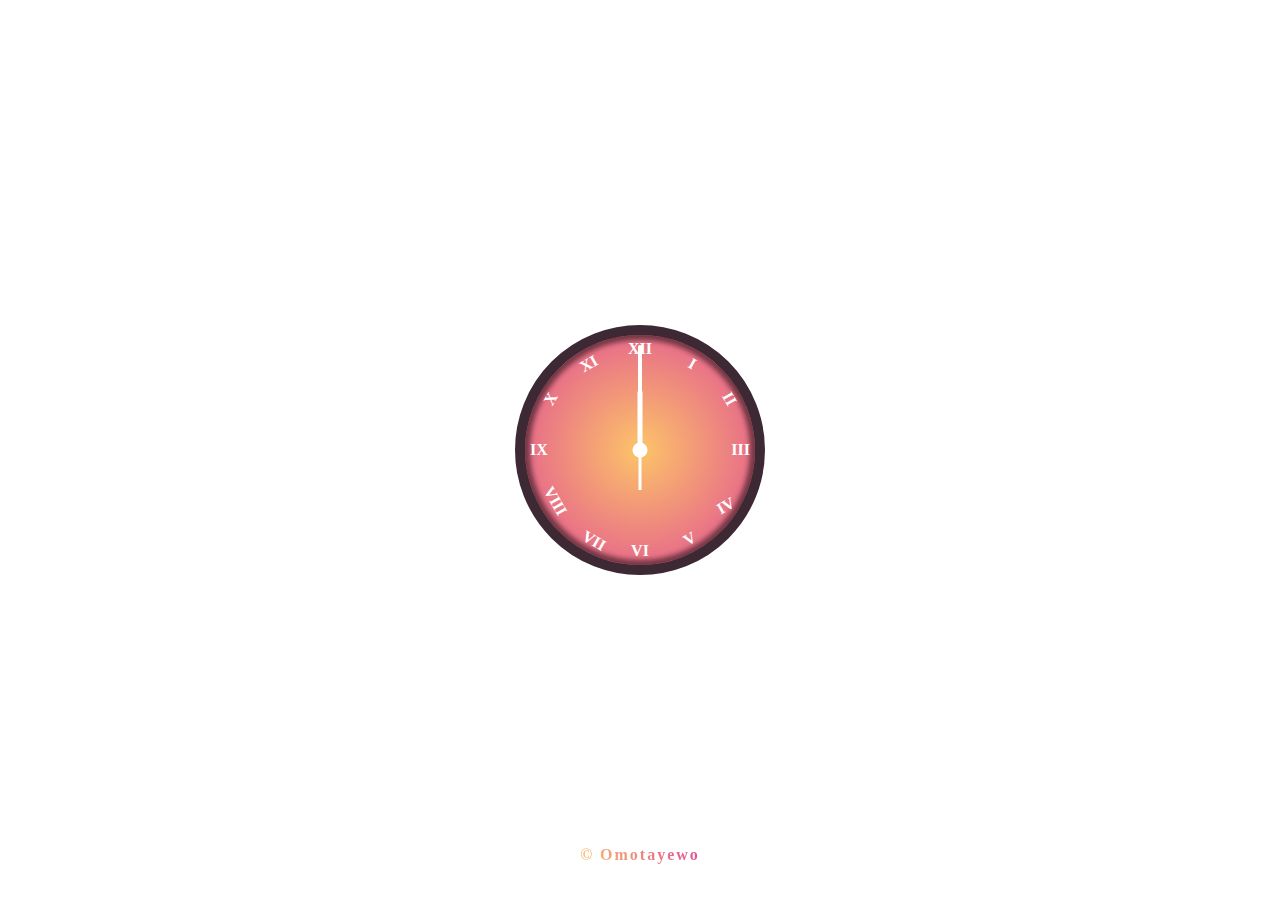
<file: index.html>
<!DOCTYPE html>
<html>
	<head>
		<meta charset="UTF-8" />
		<meta name="description" content="analog-clock" />
		<meta name="viewport" content="width=device-width" intial-scale="1.0" />
		<meta http-equiv="X-UA-Compatible" content="ie=edge" />
		<link rel="stylesheet" href="analog_clock.css">
		<title>Analog Clock</title>
	</head>
	<body class="clock_body">
		<div class="clock_view">
			<div class="clock_hour"></div>
			<div class="clock_min"></div>
			<div class="clock_sec"></div>
			<div class="one">I</div>
			<div class="two">II</div>
			<div class="three">III</div>
			<div class="four">IV</div>
			<div class="five">V</div>
			<div class="six">VI</div>
			<div class="seven">VII</div>
			<div class="eight">VIII</div>
			<div class="nine">IX</div>
			<div class="ten">X</div>
			<div class="eleven">XI</div>
			<div class="twelve">XII</div>
		</div>
		<footer class="clock_footer">&copy; Omotayewo</footer>
	</body>
	<script type="text/javascript" src="analog_clock.js"></script>
</html>
</file>
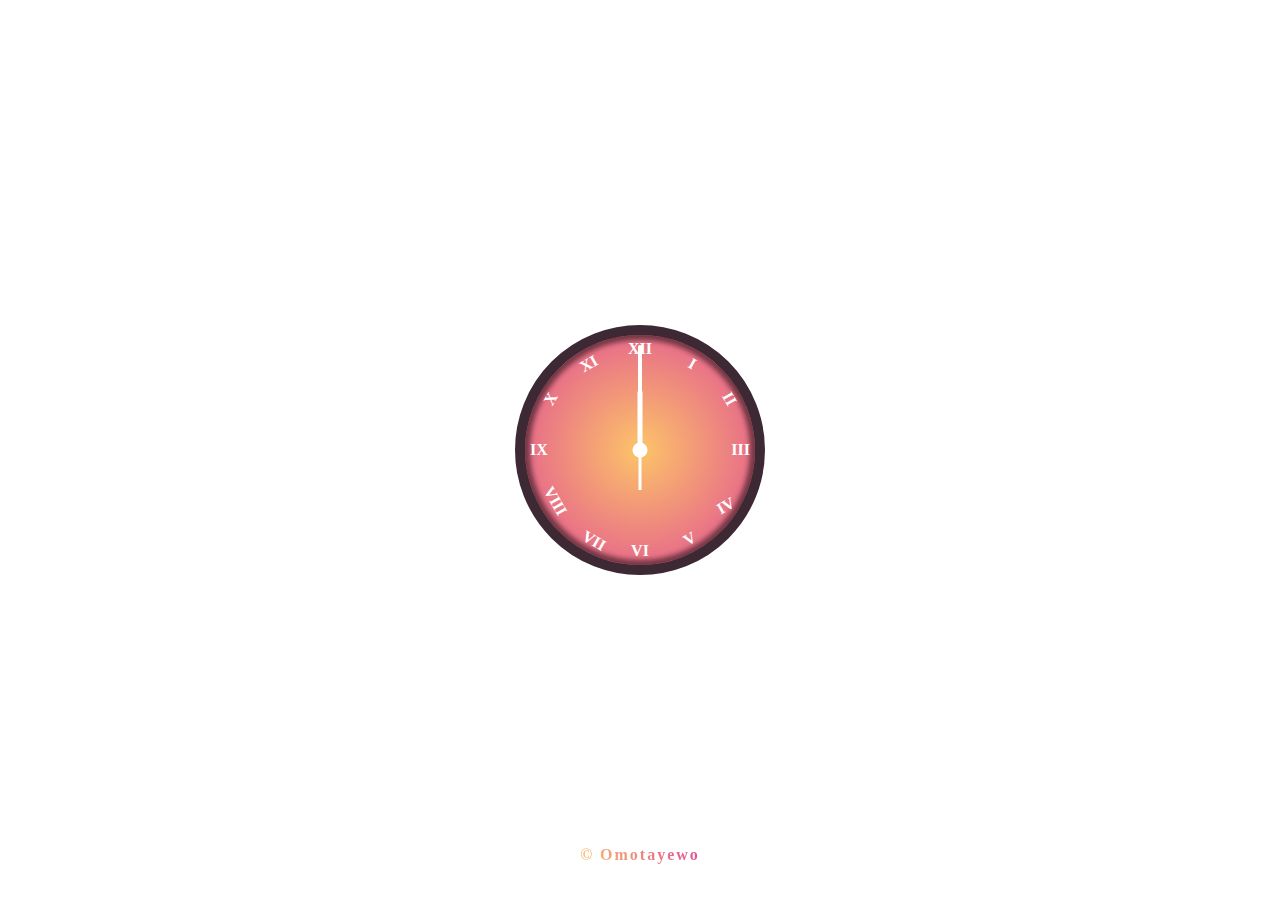
<file: analog_clock.html>
<!DOCTYPE html>
<html>
	<head>
		<meta charset="UTF-8" />
		<meta name="description" content="analog-clock" />
		<meta name="viewport" content="width=device-width" intial-scale="1.0" />
		<meta http-equiv="X-UA-Compatible" content="ie=edge" />
		<link rel="stylesheet" href="analog_clock.css">
		<title>Analog Clock</title>
	</head>
	<body class="clock_body">
		<div class="clock_view">
			<div class="clock_hour"></div>
			<div class="clock_min"></div>
			<div class="clock_sec"></div>
			<div class="one">I</div>
			<div class="two">II</div>
			<div class="three">III</div>
			<div class="four">IV</div>
			<div class="five">V</div>
			<div class="six">VI</div>
			<div class="seven">VII</div>
			<div class="eight">VIII</div>
			<div class="nine">IX</div>
			<div class="ten">X</div>
			<div class="eleven">XI</div>
			<div class="twelve">XII</div>
		</div>
		<footer class="clock_footer">&copy; Omotayewo</footer>
	</body>
	<script type="text/javascript" src="analog_clock.js"></script>
</html>
</file>
<file: analog_clock.css>
html, body{
	padding: 0px;
	margin: 0px;
	height: 100%;
}
* {
	box-sizing: border-box;
}
.clock_view{
	height: 250px;
	width: 250px;
	border: 10px solid hsl(330deg, 20%, 20%);
	border-radius: 50%;
	background: radial-gradient(hsl(37deg, 97%, 70%), hsl(329deg, 70%, 58%));
	-webkit-background: radial-gradient(hsl(37deg, 97%, 70%), hsl(329deg, 70%, 58%));
	-moz-background: radial-gradient(hsl(37deg, 97%, 70%), hsl(329deg, 70%, 58%));
	-ms-background: radial-gradient(hsl(37deg, 97%, 70%), hsl(329deg, 70%, 58%));
	-o-background: radial-gradient(hsl(37deg, 97%, 70%), hsl(329deg, 70%, 58%));
	position: relative;
	top: 50%;
	left: 50%;
	transform: translate(-50%, -50%);
	font-weight: bold;
	color: #ffffff;
	box-shadow: 0px 0px 5px 5px rgba(0, 0, 0, 0.5) inset;
}
.clock_view:before {
	content: '';
	width: 15px;
	height: 15px;
	background: #ffffff;
	position: absolute;
	top: 50%;
	left: 50%;
	transform: translate(-50%, -50%);
	border-radius: 50%;
}
.clock_hour {
	width: 5px;
	height: 60px;
	background: #ffffff;
	position: absolute;
	bottom: 50%;
	left: 50%;
	transform: translateX(-50%);
	transform-origin: bottom;	
	border-top-left-radius: 5px;
	border-top-right-radius: 5px;
}
.clock_min {
	width: 4px;
	height: 70px;
	background: #ffffff;
	position: absolute;
	bottom: 50%;
	left: 50%;
	transform: translate(-50%, -50%);
	transform-origin: bottom;
	border-top-left-radius: 5px;
	border-top-right-radius: 5px;
}
.clock_sec {
	width: 3px;
	height: 80px;
	background: #ffffff;
	position: absolute;
	top: 50%;
	left: 50%;
	transform: translate(-50%, -50%);
	transform-origin: top;
}
.twelve{
	position: absolute;
	top: 5px;
	left: 50%;
	transform: translateX(-50%);
}
.three{
	position: absolute;
	top: 50%;
	right: 5px;
	transform: translateY(-50%);
}
.six{
	position: absolute;
	bottom: 5px;
	left: 50%;
	transform: translateX(-50%);
}
.nine{
	position: absolute;
	top: 50%;
	left: 5px;
	transform: translateY(-50%);
}
.one{
	position: absolute;
	top: 20px;
	right: 60px;
	transform: rotate(30deg);
}
.two{
	position: absolute;
	top: 55px;
	right: 20px;
	transform: rotate(60deg);
}
.four{
	position: absolute;
	top: 162px;
	right: 20px;
	transform: rotate(-30deg);
}
.five{
	position: absolute;
	top: 195px;
	right: 59px;
	transform: rotate(-30deg);
}
.seven{
	position: absolute;
	top: 197px;
	left: 57px;
	transform: rotate(30deg);
}
.eight{
	position: absolute;
	top: 157px;
	left: 15px;
	transform: rotate(60deg);
}
.ten{
	position: absolute;
	top: 55px;
	left: 20px;
	transform: rotate(-60deg);
}
.eleven{
	position: absolute;
	top: 20px;
	left: 55px;
	transform: rotate(-30deg);
}
.clock_footer {
	position: absolute;
	top: 95%;
	left: 50%;
	transform: translate(-50%, -50%);
	font-weight: bold;
	font-family:'optima', 'sans-serif';
	letter-spacing: 2px;
	background: linear-gradient(45deg, hsl(37deg, 97%, 70%), hsl(329deg, 70%, 58%));
	-webkit-background: linear-gradient(45deg, hsl(37deg, 97%, 70%), hsl(329deg, 70%, 58%));
	-moz-background: linear-gradient(45deg, hsl(37deg, 97%, 70%), hsl(329deg, 70%, 58%));
	-ms-background: linear-gradient(45deg, hsl(37deg, 97%, 70%), hsl(329deg, 70%, 58%));
	-o-background: linear-gradient(45deg, hsl(37deg, 97%, 70%), hsl(329deg, 70%, 58%));
	-webkit-background-clip: text;
	-webkit-text-fill-color: transparent;
}
</file>
